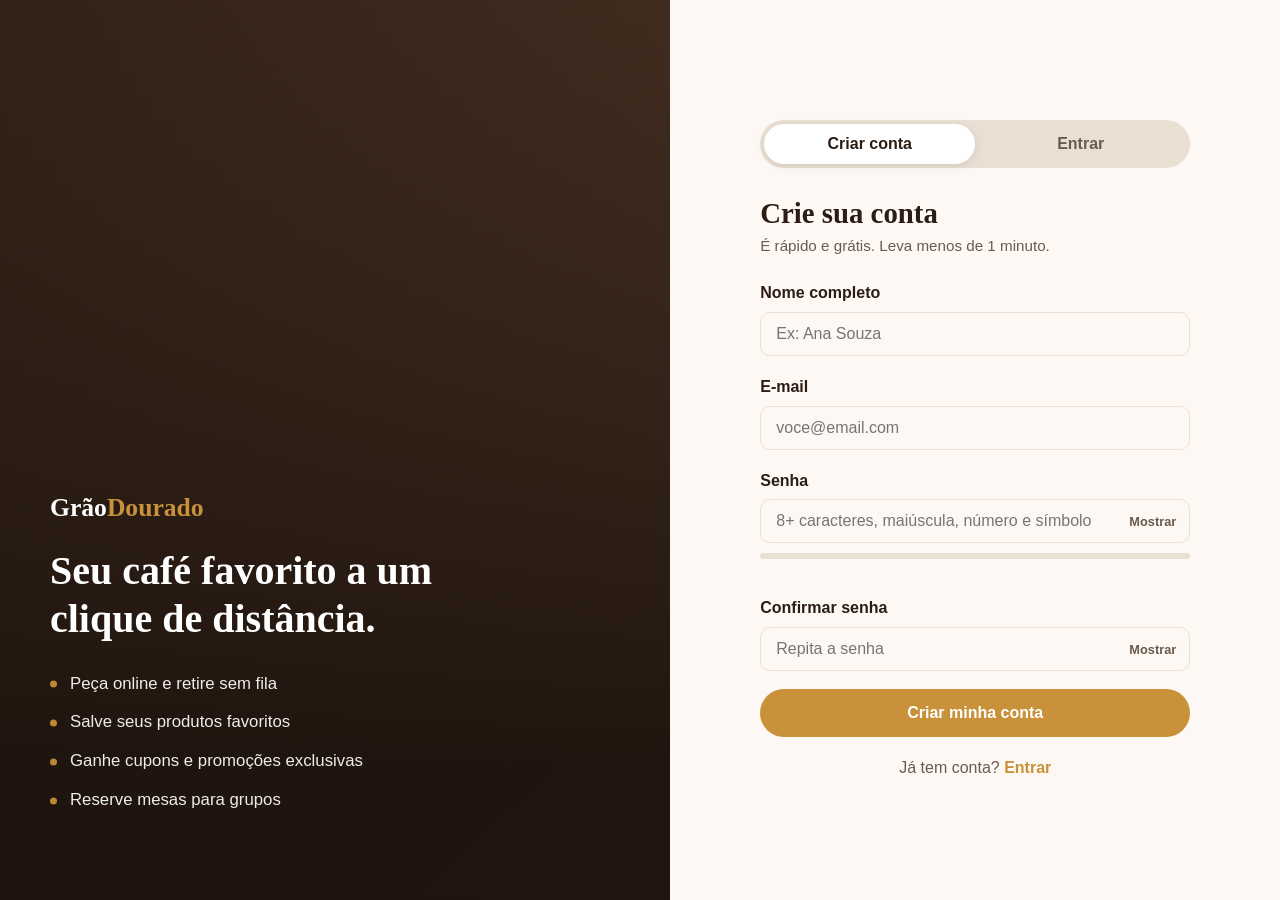
<file: index.html>
<!DOCTYPE html>
<html lang="pt-BR">
<head>
  <meta charset="UTF-8">
  <meta name="viewport" content="width=device-width, initial-scale=1.0">
  <meta name="description" content="Grão Dourado — cafeteria artesanal com cafés especiais, doces e salgados. Peça online e retire sem fila.">
  <meta name="author" content="Trabalho Final de Front-End">
  <title>Início | Grão Dourado</title>
  <link rel="icon" href="data:image/svg+xml,<svg xmlns='http://www.w3.org/2000/svg' viewBox='0 0 100 100'><circle cx='50' cy='50' r='48' fill='%236f4e37'/><text x='50' y='68' font-size='52' text-anchor='middle' fill='%23c8913a' font-family='Georgia'>G</text></svg>">
  <link rel="stylesheet" href="css/style.css">
  <link rel="stylesheet" href="css/componentes.css">
  <!-- auth.js roda ANTES da página aparecer: sem login, vai para o cadastro -->
  <script src="js/auth.js"></script>
</head>
<body>

  <!-- Tela de carregamento: some quando a página termina de carregar -->
  <div class="preloader" id="preloader" aria-hidden="true">
    <div class="preloader-anel"></div>
  </div>

  <!-- Link escondido para quem navega pelo teclado (acessibilidade) -->
  <a href="#conteudo" class="pular-conteudo">Pular para o conteúdo</a>

  <!-- ===== CABEÇALHO (igual em todas as páginas) ===== -->
  <header class="cabecalho">
    <div class="barra-progresso" id="barra-progresso"></div>
    <div class="container">
      <a href="index.html" class="logo" aria-label="Grão Dourado - página inicial">Grão<span>Dourado</span></a>

      <nav aria-label="Menu principal">
        <ul class="menu">
          <li><a href="index.html">Início</a></li>
          <li><a href="sobre.html">Sobre</a></li>
          <li><a href="cardapio.html">Cardápio</a></li>
          <li><a href="galeria.html">Galeria</a></li>
          <li><a href="contato.html">Contato</a></li>
        </ul>
      </nav>

      <div class="acoes-cabecalho">
        <button class="btn-icone" id="btn-carrinho" aria-label="Abrir carrinho"><svg viewBox="0 0 24 24" width="19" height="19" fill="none" stroke="currentColor" stroke-width="1.8" stroke-linecap="round" stroke-linejoin="round" aria-hidden="true"><path d="M3 4h2l2.4 11.2a1 1 0 0 0 1 .8h9.2a1 1 0 0 0 1-.8L20 8H6.2"/><circle cx="9.5" cy="20" r="1.3"/><circle cx="17" cy="20" r="1.3"/></svg><span class="contador-carrinho">0</span></button>
        <button class="btn-icone btn-menu-mobile" id="btn-menu" aria-label="Abrir menu" aria-expanded="false">☰</button>
      </div>
    </div>
  </header>

  <div id="conteudo"></div>

  <main>
    <!-- HERO -->
    <section class="hero" style="background-image: linear-gradient(100deg, rgba(43,29,20,.92) 30%, rgba(43,29,20,.55)), url('https://images.unsplash.com/photo-1554118811-1e0d58224f24?auto=format&fit=crop&w=1800&q=75')">
      <div class="container">
        <div class="hero-conteudo">
          <h1>O melhor café <span class="destaque">da cidade</span> te espera</h1>
          <p class="hero-texto"><span id="texto-digitado"></span><span class="cursor">&nbsp;</span></p>
          <div class="botoes">
            <a href="cardapio.html" class="btn btn-primario">Ver cardápio</a>
            <a href="sobre.html" class="btn btn-contorno">Nossa história</a>
          </div>
          <div class="hero-avaliacao">
            <span class="estrelas">★★★★★</span>
            <span><strong>4,9</strong> de média em mais de 2.000 avaliações</span>
          </div>
        </div>
        <div class="hero-visual">
          <div class="hero-foto"><img class="foto-real" src="https://images.unsplash.com/photo-1673568438355-6136a2034d4b?auto=format&fit=crop&w=700&q=75" alt="Cappuccino com latte art" loading="lazy" onerror="this.remove()"></div>
        </div>
      </div>
    </section>

  </main>

  <!-- ===== RODAPÉ (igual em todas as páginas) ===== -->
  <footer class="rodape">
    <div class="container">
      <p class="copyright">© <span id="ano-atual"></span> Grão Dourado · Site fictício desenvolvido como Trabalho Final de Front-End (HTML, CSS e JavaScript)</p>
    </div>
  </footer>

  <button class="voltar-topo" id="voltar-topo" aria-label="Voltar ao topo">↑</button>

  <!-- Scripts: dados.js primeiro, porque os outros usam os dados dele -->
  <script src="js/dados.js"></script>
  <script src="js/main.js"></script>
  <script src="js/inicio.js"></script>
</body>
</html>
</file>
<file: css/style.css>
/* =========================================================
   GRÃO DOURADO — Folha de estilo principal
   Organização:
   1. Variáveis (cores, fontes) e tema escuro
   2. Reset e estilos base
   3. Cabeçalho e menu
   4. Componentes (botões, cards, seções)
   5. Estilos específicos de cada página
   6. Rodapé
   7. Responsividade (media queries)
   ========================================================= */

/* ---------- 1. VARIÁVEIS ---------- */
:root {
  --cor-primaria: #6f4e37;     /* marrom café */
  --cor-secundaria: #c8913a;   /* dourado */
  --cor-fundo: #fdf8f3;
  --cor-superficie: #ffffff;
  --cor-texto: #2b1d14;
  --cor-texto-suave: #6b5a4e;
  --cor-borda: #eadfd3;
  --sombra: 0 6px 20px rgba(60, 35, 20, 0.10);
  --raio: 14px;
  --fonte-titulo: Georgia, "Times New Roman", serif;
  --fonte-texto: "Segoe UI", Roboto, Arial, sans-serif;
  --transicao: 0.3s ease;
}

/* Tema escuro: ativado pelo JS adicionando a classe "escuro" no <body> */
body.escuro {
  --cor-fundo: #1c1410;
  --cor-superficie: #2a1f19;
  --cor-texto: #f3e9df;
  --cor-texto-suave: #c4b3a5;
  --cor-borda: #3d2e25;
  --sombra: 0 6px 20px rgba(0, 0, 0, 0.4);
}

/* ---------- 2. RESET E BASE ---------- */
* { margin: 0; padding: 0; box-sizing: border-box; }

html { scroll-behavior: smooth; }

body {
  font-family: var(--fonte-texto);
  background: var(--cor-fundo);
  color: var(--cor-texto);
  line-height: 1.6;
  transition: background var(--transicao), color var(--transicao);
}

h1, h2, h3 { font-family: var(--fonte-titulo); line-height: 1.2; }
a { color: inherit; text-decoration: none; }
img { max-width: 100%; display: block; }

.container { width: min(1100px, 92%); margin: 0 auto; }

.secao { padding: 70px 0; }

.titulo-secao {
  text-align: center;
  font-size: 2.2rem;
  margin-bottom: 10px;
  color: var(--cor-primaria);
}
body.escuro .titulo-secao { color: var(--cor-secundaria); }

.subtitulo-secao {
  text-align: center;
  color: var(--cor-texto-suave);
  max-width: 600px;
  margin: 0 auto 45px;
}

/* ---------- 3. CABEÇALHO E MENU ---------- */
.cabecalho {
  position: sticky;
  top: 0;
  z-index: 100;
  background: var(--cor-superficie);
  border-bottom: 1px solid var(--cor-borda);
  transition: box-shadow var(--transicao), background var(--transicao);
}
/* Classe adicionada pelo JS quando o usuário rola a página */
.cabecalho.rolado { box-shadow: var(--sombra); }

.cabecalho .container {
  display: flex;
  align-items: center;
  justify-content: space-between;
  height: 70px;
}

.logo {
  font-family: var(--fonte-titulo);
  font-size: 1.5rem;
  font-weight: bold;
  color: var(--cor-primaria);
}
.logo span { color: var(--cor-secundaria); }
body.escuro .logo { color: var(--cor-texto); }

.menu { display: flex; gap: 28px; list-style: none; }

.menu a {
  position: relative;
  font-weight: 500;
  padding: 4px 0;
}
/* Linha animada embaixo do link */
.menu a::after {
  content: "";
  position: absolute;
  left: 0; bottom: -2px;
  width: 0; height: 2px;
  background: var(--cor-secundaria);
  transition: width var(--transicao);
}
.menu a:hover::after,
.menu a.ativo::after { width: 100%; }
.menu a.ativo { color: var(--cor-secundaria); }

.acoes-cabecalho { display: flex; align-items: center; gap: 12px; }

.btn-icone {
  background: none;
  border: 1px solid var(--cor-borda);
  color: var(--cor-texto);
  width: 40px; height: 40px;
  border-radius: 50%;
  cursor: pointer;
  font-size: 1.1rem;
  position: relative;
  transition: background var(--transicao);
}
.btn-icone:hover { background: var(--cor-borda); }

/* Bolinha com a quantidade de itens no carrinho */
.contador-carrinho {
  position: absolute;
  top: -5px; right: -5px;
  background: var(--cor-secundaria);
  color: #fff;
  font-size: 0.7rem;
  font-weight: bold;
  min-width: 20px; height: 20px;
  border-radius: 10px;
  display: flex; align-items: center; justify-content: center;
}

.btn-menu-mobile { display: none; }

/* ---------- 4. COMPONENTES ---------- */
.btn {
  display: inline-block;
  padding: 13px 30px;
  border-radius: 30px;
  font-weight: 600;
  border: 2px solid transparent;
  cursor: pointer;
  font-size: 1rem;
  transition: transform var(--transicao), background var(--transicao), color var(--transicao);
}
.btn:hover { transform: translateY(-3px); }

.btn-primario { background: var(--cor-secundaria); color: #fff; }
.btn-primario:hover { background: #b07c2c; }

.btn-contorno { border-color: #fff; color: #fff; }
.btn-contorno:hover { background: #fff; color: var(--cor-primaria); }

.card {
  background: var(--cor-superficie);
  border: 1px solid var(--cor-borda);
  border-radius: var(--raio);
  padding: 30px;
  box-shadow: var(--sombra);
  transition: transform var(--transicao);
}
.card:hover { transform: translateY(-6px); }

.grade-3 {
  display: grid;
  grid-template-columns: repeat(3, 1fr);
  gap: 28px;
}

.icone-grande { font-size: 2.6rem; margin-bottom: 14px; }

/* Banner do topo das páginas internas */
.banner-pagina {
  background: linear-gradient(135deg, var(--cor-primaria), #3e2a1e);
  color: #fff;
  text-align: center;
  padding: 80px 20px;
}
.banner-pagina h1 { font-size: 2.8rem; margin-bottom: 10px; }
.banner-pagina p { opacity: 0.85; }

/* Animação de surgimento ao rolar (controlada pelo JS) */
.revelar {
  opacity: 0;
  transform: translateY(40px);
  transition: opacity 0.7s ease, transform 0.7s ease;
}
.revelar.visivel { opacity: 1; transform: translateY(0); }

/* Notificação flutuante (toast) */
.toast {
  position: fixed;
  bottom: 30px; left: 50%;
  transform: translateX(-50%) translateY(120px);
  background: var(--cor-primaria);
  color: #fff;
  padding: 14px 28px;
  border-radius: 30px;
  box-shadow: var(--sombra);
  z-index: 500;
  transition: transform 0.4s ease;
}
.toast.mostrar { transform: translateX(-50%) translateY(0); }

/* Botão voltar ao topo */
.voltar-topo {
  position: fixed;
  right: 25px; bottom: 25px;
  width: 48px; height: 48px;
  border-radius: 50%;
  border: none;
  background: var(--cor-secundaria);
  color: #fff;
  font-size: 1.3rem;
  cursor: pointer;
  opacity: 0;
  pointer-events: none;
  transition: opacity var(--transicao);
  z-index: 90;
}
.voltar-topo.visivel { opacity: 1; pointer-events: auto; }

/* ---------- 5. PÁGINAS ---------- */

/* ===== INÍCIO ===== */
.hero {
  min-height: 85vh;
  display: flex;
  align-items: center;
  color: #fff;
  background:
    radial-gradient(circle at 80% 30%, rgba(200,145,58,0.45), transparent 50%),
    linear-gradient(135deg, #3e2a1e 0%, #6f4e37 60%, #8b6347 100%);
}
.hero-conteudo { max-width: 620px; }
.hero h1 { font-size: 3.4rem; margin-bottom: 20px; }
.hero h1 .destaque { color: var(--cor-secundaria); }
.hero p { font-size: 1.15rem; opacity: 0.9; margin-bottom: 32px; min-height: 1.8em; }
.hero .botoes { display: flex; gap: 15px; flex-wrap: wrap; }

/* Cursor piscando do efeito "máquina de escrever" */
.cursor { display: inline-block; width: 2px; background: #fff; animation: piscar 0.8s infinite; }
@keyframes piscar { 50% { opacity: 0; } }

.hero-xicara {
  font-size: 12rem;
  animation: flutuar 4s ease-in-out infinite;
  filter: drop-shadow(0 20px 30px rgba(0,0,0,0.35));
}
@keyframes flutuar { 50% { transform: translateY(-20px); } }

.hero .container {
  display: flex;
  align-items: center;
  justify-content: space-between;
  gap: 30px;
}

/* Contadores animados */
.numeros {
  background: var(--cor-secundaria);
  color: #fff;
  padding: 50px 0;
}
.numeros .container {
  display: grid;
  grid-template-columns: repeat(4, 1fr);
  text-align: center;
  gap: 20px;
}
.numero { font-size: 2.6rem; font-weight: bold; font-family: var(--fonte-titulo); }

/* Carrossel de depoimentos */
.carrossel {
  position: relative;
  max-width: 700px;
  margin: 0 auto;
  overflow: hidden;
}
.carrossel-trilho {
  display: flex;
  transition: transform 0.6s ease;
}
.depoimento {
  min-width: 100%;
  text-align: center;
  padding: 20px 50px;
}
.depoimento p { font-size: 1.2rem; font-style: italic; margin-bottom: 18px; }
.depoimento .autor { font-weight: bold; color: var(--cor-secundaria); }
.depoimento .estrelas { color: var(--cor-secundaria); margin-bottom: 10px; }

.carrossel-seta {
  position: absolute;
  top: 50%; transform: translateY(-50%);
  background: var(--cor-superficie);
  border: 1px solid var(--cor-borda);
  color: var(--cor-texto);
  width: 40px; height: 40px;
  border-radius: 50%;
  cursor: pointer;
  font-size: 1.2rem;
}
.carrossel-seta.anterior { left: 0; }
.carrossel-seta.proxima { right: 0; }

.carrossel-pontos { display: flex; justify-content: center; gap: 10px; margin-top: 20px; }
.ponto {
  width: 12px; height: 12px;
  border-radius: 50%;
  border: none;
  background: var(--cor-borda);
  cursor: pointer;
  transition: background var(--transicao), transform var(--transicao);
}
.ponto.ativo { background: var(--cor-secundaria); transform: scale(1.3); }

.chamada {
  text-align: center;
  background: linear-gradient(135deg, var(--cor-primaria), #3e2a1e);
  color: #fff;
  border-radius: var(--raio);
  padding: 60px 30px;
}
.chamada h2 { font-size: 2rem; margin-bottom: 15px; }
.chamada p { margin-bottom: 28px; opacity: 0.9; }

/* ===== SOBRE ===== */
.sobre-intro {
  display: grid;
  grid-template-columns: 1fr 1fr;
  gap: 50px;
  align-items: center;
}
.sobre-intro .ilustracao {
  font-size: 9rem;
  text-align: center;
  background: linear-gradient(135deg, #f3e2cc, #e0c29b);
  border-radius: var(--raio);
  padding: 40px;
}
.sobre-intro h2 { color: var(--cor-primaria); margin-bottom: 18px; font-size: 2rem; }
body.escuro .sobre-intro h2 { color: var(--cor-secundaria); }
.sobre-intro p { margin-bottom: 14px; color: var(--cor-texto-suave); }

/* Linha do tempo */
.linha-tempo {
  position: relative;
  max-width: 800px;
  margin: 0 auto;
}
.linha-tempo::before {
  content: "";
  position: absolute;
  left: 50%; top: 0; bottom: 0;
  width: 3px;
  background: var(--cor-secundaria);
  transform: translateX(-50%);
}
.evento {
  position: relative;
  width: 50%;
  padding: 0 40px 40px;
}
.evento:nth-child(odd) { left: 0; text-align: right; }
.evento:nth-child(even) { left: 50%; }
.evento::before {
  content: "";
  position: absolute;
  top: 5px;
  width: 18px; height: 18px;
  border-radius: 50%;
  background: var(--cor-secundaria);
  border: 4px solid var(--cor-fundo);
}
.evento:nth-child(odd)::before { right: -9px; }
.evento:nth-child(even)::before { left: -9px; }
.evento .ano { font-weight: bold; color: var(--cor-secundaria); font-size: 1.3rem; }

/* Equipe */
.membro { text-align: center; }
.membro .avatar {
  width: 110px; height: 110px;
  border-radius: 50%;
  margin: 0 auto 15px;
  display: flex; align-items: center; justify-content: center;
  font-size: 3.2rem;
  background: linear-gradient(135deg, #f3e2cc, #e0c29b);
}
.membro .cargo { color: var(--cor-secundaria); font-weight: 600; font-size: 0.9rem; }

/* Acordeão (FAQ) */
.acordeao { max-width: 750px; margin: 0 auto; }
.acordeao-item {
  border: 1px solid var(--cor-borda);
  border-radius: var(--raio);
  margin-bottom: 12px;
  background: var(--cor-superficie);
  overflow: hidden;
}
.acordeao-pergunta {
  width: 100%;
  background: none;
  border: none;
  padding: 20px 24px;
  font-size: 1.05rem;
  font-weight: 600;
  text-align: left;
  color: var(--cor-texto);
  cursor: pointer;
  display: flex;
  justify-content: space-between;
  align-items: center;
}
.acordeao-pergunta .sinal { transition: transform var(--transicao); font-size: 1.4rem; color: var(--cor-secundaria); }
.acordeao-item.aberto .sinal { transform: rotate(45deg); }
.acordeao-resposta {
  max-height: 0;
  overflow: hidden;
  transition: max-height 0.4s ease;
}
.acordeao-resposta p { padding: 0 24px 20px; color: var(--cor-texto-suave); }

/* ===== CARDÁPIO ===== */
.barra-filtros {
  display: flex;
  justify-content: space-between;
  align-items: center;
  gap: 20px;
  flex-wrap: wrap;
  margin-bottom: 35px;
}
.filtros { display: flex; gap: 10px; flex-wrap: wrap; }
.filtro {
  padding: 9px 20px;
  border-radius: 25px;
  border: 1px solid var(--cor-borda);
  background: var(--cor-superficie);
  color: var(--cor-texto);
  cursor: pointer;
  font-weight: 500;
  transition: all var(--transicao);
}
.filtro:hover, .filtro.ativo {
  background: var(--cor-secundaria);
  border-color: var(--cor-secundaria);
  color: #fff;
}
.campo-busca {
  padding: 11px 20px;
  border-radius: 25px;
  border: 1px solid var(--cor-borda);
  background: var(--cor-superficie);
  color: var(--cor-texto);
  font-size: 1rem;
  min-width: 260px;
}

.grade-produtos {
  display: grid;
  grid-template-columns: repeat(auto-fill, minmax(240px, 1fr));
  gap: 25px;
}
.produto { padding: 0; overflow: hidden; display: flex; flex-direction: column; }
.produto .imagem {
  height: 150px;
  display: flex; align-items: center; justify-content: center;
  font-size: 4.5rem;
  background: linear-gradient(135deg, #f3e2cc, #e0c29b);
}
.produto .info { padding: 20px; display: flex; flex-direction: column; flex: 1; }
.produto .categoria { font-size: 0.8rem; color: var(--cor-secundaria); text-transform: uppercase; font-weight: 700; letter-spacing: 1px; }
.produto h3 { margin: 6px 0; font-size: 1.2rem; }
.produto .descricao { color: var(--cor-texto-suave); font-size: 0.9rem; flex: 1; }
.produto .rodape-produto {
  display: flex; justify-content: space-between; align-items: center;
  margin-top: 16px;
}
.preco { font-size: 1.3rem; font-weight: bold; color: var(--cor-primaria); }
body.escuro .preco { color: var(--cor-secundaria); }
.btn-adicionar {
  background: var(--cor-primaria);
  color: #fff;
  border: none;
  padding: 9px 16px;
  border-radius: 20px;
  cursor: pointer;
  font-weight: 600;
}
.btn-adicionar:hover { background: var(--cor-secundaria); }

.sem-resultados { text-align: center; color: var(--cor-texto-suave); padding: 40px; display: none; }

/* Carrinho lateral */
.fundo-escuro {
  position: fixed; inset: 0;
  background: rgba(0,0,0,0.5);
  opacity: 0; pointer-events: none;
  transition: opacity var(--transicao);
  z-index: 200;
}
.fundo-escuro.ativo { opacity: 1; pointer-events: auto; }

.carrinho {
  position: fixed;
  top: 0; right: 0;
  width: min(380px, 100%);
  height: 100%;
  background: var(--cor-superficie);
  z-index: 300;
  transform: translateX(100%);
  transition: transform 0.4s ease;
  display: flex;
  flex-direction: column;
  box-shadow: -5px 0 25px rgba(0,0,0,0.2);
}
.carrinho.aberto { transform: translateX(0); }
.carrinho-topo {
  display: flex; justify-content: space-between; align-items: center;
  padding: 22px;
  border-bottom: 1px solid var(--cor-borda);
}
.carrinho-itens { flex: 1; overflow-y: auto; padding: 22px; }
.item-carrinho {
  display: flex; align-items: center; gap: 12px;
  padding: 12px 0;
  border-bottom: 1px solid var(--cor-borda);
}
.item-carrinho .emoji { font-size: 2rem; }
.item-carrinho .dados { flex: 1; }
.item-carrinho .dados small { color: var(--cor-texto-suave); }
.qtd { display: flex; align-items: center; gap: 8px; }
.qtd button {
  width: 28px; height: 28px;
  border-radius: 50%;
  border: 1px solid var(--cor-borda);
  background: none;
  color: var(--cor-texto);
  cursor: pointer;
}
.carrinho-vazio { text-align: center; color: var(--cor-texto-suave); margin-top: 40px; }
.carrinho-rodape { padding: 22px; border-top: 1px solid var(--cor-borda); }
.total { display: flex; justify-content: space-between; font-size: 1.2rem; font-weight: bold; margin-bottom: 15px; }
.carrinho-rodape .btn { width: 100%; }

/* ===== GALERIA ===== */
.grade-galeria {
  display: grid;
  grid-template-columns: repeat(4, 1fr);
  grid-auto-rows: 200px;
  gap: 16px;
}
.foto {
  border-radius: var(--raio);
  cursor: pointer;
  position: relative;
  overflow: hidden;
  display: flex; align-items: center; justify-content: center;
  font-size: 4.5rem;
  transition: transform var(--transicao);
}
.foto:hover { transform: scale(1.03); }
.foto.larga { grid-column: span 2; }
.foto.alta { grid-row: span 2; }
.foto .legenda {
  position: absolute;
  left: 0; right: 0; bottom: 0;
  padding: 12px;
  color: #fff;
  font-size: 0.95rem;
  background: linear-gradient(transparent, rgba(0,0,0,0.7));
  transform: translateY(100%);
  transition: transform var(--transicao);
}
.foto:hover .legenda { transform: translateY(0); }

/* Lightbox (imagem ampliada) */
.lightbox {
  position: fixed; inset: 0;
  background: rgba(0,0,0,0.9);
  display: flex; align-items: center; justify-content: center;
  z-index: 400;
  opacity: 0; pointer-events: none;
  transition: opacity var(--transicao);
}
.lightbox.ativo { opacity: 1; pointer-events: auto; }
.lightbox-conteudo {
  width: min(600px, 85vw);
  height: min(450px, 60vh);
  border-radius: var(--raio);
  display: flex; flex-direction: column; align-items: center; justify-content: center;
  font-size: 9rem;
  color: #fff;
}
.lightbox-conteudo p { font-size: 1.3rem; margin-top: 20px; }
.lightbox button {
  position: absolute;
  background: rgba(255,255,255,0.15);
  border: none;
  color: #fff;
  width: 50px; height: 50px;
  border-radius: 50%;
  font-size: 1.5rem;
  cursor: pointer;
}
.lightbox button:hover { background: rgba(255,255,255,0.3); }
.lightbox .fechar { top: 25px; right: 25px; }
.lightbox .ant { left: 25px; }
.lightbox .prox { right: 25px; }

/* ===== CONTATO ===== */
.contato-grade {
  display: grid;
  grid-template-columns: 1fr 1.4fr;
  gap: 40px;
}
.info-contato .item { display: flex; gap: 15px; margin-bottom: 25px; }
.info-contato .item .icone { font-size: 1.6rem; }
.info-contato h3 { margin-bottom: 4px; }
.info-contato p { color: var(--cor-texto-suave); }

.horario { margin-top: 10px; }
.horario li { display: flex; justify-content: space-between; padding: 6px 0; border-bottom: 1px dashed var(--cor-borda); list-style: none; }
.status-loja {
  display: inline-block;
  margin-top: 15px;
  padding: 6px 16px;
  border-radius: 20px;
  font-weight: 600;
  font-size: 0.9rem;
}
.status-loja.aberta { background: #d8f3dc; color: #1b5e20; }
.status-loja.fechada { background: #fde2e2; color: #8b1a1a; }

.formulario .grupo { margin-bottom: 18px; }
.formulario label { display: block; font-weight: 600; margin-bottom: 6px; }
.formulario input,
.formulario select,
.formulario textarea {
  width: 100%;
  padding: 12px 15px;
  border: 1px solid var(--cor-borda);
  border-radius: 10px;
  font-size: 1rem;
  font-family: inherit;
  background: var(--cor-fundo);
  color: var(--cor-texto);
  transition: border-color var(--transicao);
}
.formulario input:focus,
.formulario select:focus,
.formulario textarea:focus { outline: none; border-color: var(--cor-secundaria); }
.formulario textarea { resize: vertical; min-height: 120px; }

/* Estados de validação (classes colocadas pelo JS) */
.formulario .erro input,
.formulario .erro select,
.formulario .erro textarea { border-color: #d64545; }
.formulario .sucesso input,
.formulario .sucesso select,
.formulario .sucesso textarea { border-color: #2e9e5b; }
.mensagem-erro { color: #d64545; font-size: 0.85rem; margin-top: 5px; display: none; }
.erro .mensagem-erro { display: block; }

.contador-caracteres { text-align: right; font-size: 0.8rem; color: var(--cor-texto-suave); }

.duas-colunas { display: grid; grid-template-columns: 1fr 1fr; gap: 15px; }

.mapa {
  margin-top: 25px;
  height: 180px;
  border-radius: var(--raio);
  background:
    repeating-linear-gradient(0deg, transparent 0 28px, var(--cor-borda) 28px 30px),
    repeating-linear-gradient(90deg, transparent 0 28px, var(--cor-borda) 28px 30px),
    var(--cor-superficie);
  display: flex; align-items: center; justify-content: center;
  font-size: 2.5rem;
  border: 1px solid var(--cor-borda);
}

/* ---------- 6. RODAPÉ ---------- */
.rodape {
  background: #2b1d14;
  color: #d9c8b8;
  padding: 50px 0 20px;
  margin-top: 40px;
}
.rodape-grade {
  display: grid;
  grid-template-columns: 2fr 1fr 1fr;
  gap: 30px;
  margin-bottom: 30px;
}
.rodape h4 { color: #fff; margin-bottom: 12px; font-family: var(--fonte-titulo); }
.rodape ul { list-style: none; }
.rodape li { margin-bottom: 6px; }
.rodape a:hover { color: var(--cor-secundaria); }
.rodape .logo { color: #fff; }
.copyright { text-align: center; border-top: 1px solid #4a3528; padding-top: 20px; font-size: 0.9rem; }

/* ---------- 7. RESPONSIVIDADE ---------- */
@media (max-width: 900px) {
  .grade-3 { grid-template-columns: 1fr 1fr; }
  .numeros .container { grid-template-columns: 1fr 1fr; }
  .grade-galeria { grid-template-columns: repeat(2, 1fr); }
  .hero-xicara { font-size: 8rem; }
  .contato-grade, .sobre-intro { grid-template-columns: 1fr; }
}

@media (max-width: 700px) {
  /* Menu vira "hambúrguer" */
  .btn-menu-mobile { display: block; }
  .menu {
    position: absolute;
    top: 70px; left: 0; right: 0;
    flex-direction: column;
    gap: 0;
    background: var(--cor-superficie);
    border-bottom: 1px solid var(--cor-borda);
    max-height: 0;
    overflow: hidden;
    transition: max-height 0.4s ease;
  }
  .menu.aberto { max-height: 400px; }
  .menu li { text-align: center; padding: 14px; border-top: 1px solid var(--cor-borda); }

  .hero h1 { font-size: 2.4rem; }
  .hero .container { flex-direction: column-reverse; text-align: center; padding: 40px 0; }
  .hero .botoes { justify-content: center; }
  .hero-xicara { font-size: 6rem; }
  .grade-3, .rodape-grade, .duas-colunas { grid-template-columns: 1fr; }
  .grade-galeria { grid-auto-rows: 150px; }
  .foto.larga { grid-column: span 1; }
  .campo-busca { min-width: 100%; }

  /* Linha do tempo vira uma coluna só */
  .linha-tempo::before { left: 10px; }
  .evento, .evento:nth-child(odd), .evento:nth-child(even) { width: 100%; left: 0; text-align: left; padding-left: 40px; padding-right: 0; }
  .evento:nth-child(odd)::before, .evento:nth-child(even)::before { left: 2px; right: auto; }
}
</file>
<file: css/componentes.css>
/* =========================================================
   GRÃO DOURADO — Componentes extras
   Complementa o style.css com os componentes mais
   elaborados (modal, abas, carrinho completo, preloader...).
   ========================================================= */

/* ---------- UTILITÁRIOS ---------- */
.centro { text-align: center; margin-top: 40px; }
.largura-total { width: 100%; }
.texto-suave { color: var(--cor-texto-suave); font-size: 0.95rem; }
body.sem-rolagem { overflow: hidden; }

.sobretitulo {
  display: block;
  text-align: center;
  text-transform: uppercase;
  letter-spacing: 3px;
  font-size: 0.8rem;
  font-weight: 700;
  color: var(--cor-secundaria);
  margin-bottom: 8px;
}
.sobretitulo.esquerda { text-align: left; }

.secao-alternada { background: var(--cor-superficie); border-block: 1px solid var(--cor-borda); }

.grade-4 { display: grid; grid-template-columns: repeat(4, 1fr); gap: 24px; }

.btn-pequeno { padding: 9px 20px; font-size: 0.9rem; }
.btn-escuro { background: var(--cor-primaria); color: #fff; }
.btn-escuro:hover { background: var(--cor-secundaria); }
.btn:disabled { opacity: 0.7; cursor: wait; transform: none; }

.link-limpar {
  background: none;
  border: none;
  color: var(--cor-texto-suave);
  text-decoration: underline;
  cursor: pointer;
  font-size: 0.9rem;
}
.link-limpar:hover { color: #d64545; }

/* ---------- ACESSIBILIDADE: link "pular para o conteúdo" ---------- */
.pular-conteudo {
  position: absolute;
  left: -9999px;
  top: 10px;
  background: var(--cor-secundaria);
  color: #fff;
  padding: 10px 18px;
  border-radius: 8px;
  z-index: 1000;
}
.pular-conteudo:focus { left: 10px; }

/* Contorno visível ao navegar pelo teclado */
:focus-visible { outline: 3px solid var(--cor-secundaria); outline-offset: 2px; }

/* ---------- PRELOADER ---------- */
.preloader {
  position: fixed;
  inset: 0;
  background: var(--cor-fundo);
  z-index: 2000;
  display: flex;
  flex-direction: column;
  align-items: center;
  justify-content: center;
  gap: 10px;
  color: var(--cor-texto-suave);
  transition: opacity 0.5s ease, visibility 0.5s;
}
.preloader.escondido { opacity: 0; visibility: hidden; }
.preloader-xicara { font-size: 4rem; animation: balancar 1s ease-in-out infinite; }
@keyframes balancar { 0%, 100% { transform: rotate(-10deg); } 50% { transform: rotate(10deg); } }

/* ---------- BARRA DE PROGRESSO DE LEITURA ---------- */
.barra-progresso {
  position: absolute;
  top: 0; left: 0;
  height: 3px;
  width: 0;
  background: linear-gradient(90deg, var(--cor-secundaria), #e8b86b);
  transition: width 0.1s linear;
}

/* ---------- CONTADOR DO CARRINHO (pulo) ---------- */
.contador-carrinho.pular { animation: pular 0.4s ease; }
@keyframes pular { 50% { transform: scale(1.4); } }

/* ---------- TOAST: variações ---------- */
.toast.sucesso { background: #2e7d4f; }
.toast.erro { background: #b23b3b; }

/* ---------- AVISO DE COOKIES ---------- */
.aviso-cookies {
  position: fixed;
  left: 20px; bottom: 20px;
  max-width: 380px;
  background: var(--cor-superficie);
  border: 1px solid var(--cor-borda);
  border-radius: var(--raio);
  box-shadow: var(--sombra);
  padding: 18px 20px;
  z-index: 150;
  display: flex;
  flex-direction: column;
  gap: 12px;
  transform: translateY(150%);
  transition: transform 0.4s ease;
}
.aviso-cookies.mostrar { transform: translateY(0); }
.aviso-cookies p { font-size: 0.9rem; }
.aviso-cookies .btn { align-self: flex-start; }

/* ---------- MIGALHA DE PÃO (trilha) ---------- */
.trilha { font-size: 0.9rem; opacity: 0.8; margin-bottom: 14px; }
.trilha a { text-decoration: underline; }

/* ---------- HERO (complementos) ---------- */
.hero-etiqueta {
  display: inline-block;
  background: rgba(255,255,255,0.12);
  border: 1px solid rgba(255,255,255,0.25);
  padding: 6px 16px;
  border-radius: 20px;
  font-size: 0.85rem;
  margin-bottom: 20px;
}
.hero-avaliacao { margin-top: 30px; display: flex; gap: 10px; align-items: center; font-size: 0.95rem; opacity: 0.9; flex-wrap: wrap; }
.hero-avaliacao .estrelas { color: var(--cor-secundaria); font-size: 1.2rem; }
.hero-visual { position: relative; }
.bolha {
  position: absolute;
  background: #fff;
  color: var(--cor-primaria);
  padding: 10px 16px;
  border-radius: 30px;
  font-weight: 600;
  font-size: 0.9rem;
  box-shadow: 0 10px 25px rgba(0,0,0,0.2);
  white-space: nowrap;
  animation: flutuar 5s ease-in-out infinite;
}
.bolha-1 { top: 10%; left: -40px; }
.bolha-2 { bottom: 10%; right: -20px; animation-delay: 1.5s; }

/* ---------- FAIXA DE PROMOÇÃO + CONTAGEM REGRESSIVA ---------- */
.faixa-promo { background: #2b1d14; color: #f3e9df; padding: 18px 0; }
.faixa-promo .container { display: flex; justify-content: space-between; align-items: center; gap: 20px; flex-wrap: wrap; }
.cupom-destaque {
  background: var(--cor-secundaria);
  color: #fff;
  padding: 2px 10px;
  border-radius: 6px;
  font-weight: 700;
  letter-spacing: 1px;
}
.contagem { display: flex; gap: 10px; }
.contagem div {
  background: rgba(255,255,255,0.08);
  border-radius: 10px;
  padding: 6px 12px;
  text-align: center;
  min-width: 58px;
}
.contagem span { display: block; font-size: 1.4rem; font-weight: 700; font-family: var(--fonte-titulo); color: var(--cor-secundaria); }
.contagem small { font-size: 0.7rem; text-transform: uppercase; opacity: 0.7; }

/* ---------- COMO FUNCIONA (passos) ---------- */
.passos { display: grid; grid-template-columns: repeat(3, 1fr); gap: 30px; position: relative; }
.passos::before {
  content: "";
  position: absolute;
  top: 32px; left: 16%; right: 16%;
  border-top: 2px dashed var(--cor-secundaria);
  opacity: 0.5;
}
.passo { text-align: center; position: relative; }
.passo-numero {
  width: 64px; height: 64px;
  margin: 0 auto 18px;
  border-radius: 50%;
  background: var(--cor-secundaria);
  color: #fff;
  font-size: 1.6rem;
  font-weight: bold;
  display: flex; align-items: center; justify-content: center;
  box-shadow: 0 0 0 8px var(--cor-superficie);
}
.passo p { color: var(--cor-texto-suave); }

/* ---------- PRODUTOS (complementos) ---------- */
.produto .imagem { position: relative; }
.selo {
  position: absolute;
  top: 12px; left: 12px;
  font-size: 0.72rem;
  font-weight: 700;
  padding: 4px 10px;
  border-radius: 20px;
  color: #fff;
}
.selo-popular { background: #d9480f; }
.selo-novo { background: #5f3dc4; }
.selo-vegano { background: #2b8a3e; }

.btn-favorito {
  position: absolute;
  top: 10px; right: 10px;
  width: 38px; height: 38px;
  border-radius: 50%;
  border: none;
  background: rgba(255,255,255,0.9);
  font-size: 1.1rem;
  cursor: pointer;
  transition: transform 0.2s;
}
.btn-favorito:hover { transform: scale(1.15); }
.btn-favorito.ativo { animation: pular 0.4s ease; }

.avaliacao { font-size: 0.85rem; color: var(--cor-texto-suave); margin-bottom: 6px; }
.avaliacao .estrelas, .estrelas { color: var(--cor-secundaria); letter-spacing: 1px; }
.preco small { font-size: 0.7rem; font-weight: normal; color: var(--cor-texto-suave); display: block; }

/* ---------- CARDÁPIO: controles ---------- */
.painel-controles { padding: 20px; margin-bottom: 20px; display: flex; flex-direction: column; gap: 16px; }
.painel-controles:hover { transform: none; }
.controles-linha { display: flex; gap: 14px; align-items: center; flex-wrap: wrap; }
.controles-linha .campo-busca { flex: 1; min-width: 200px; }
.campo-select, .campo-texto {
  padding: 11px 16px;
  border-radius: 25px;
  border: 1px solid var(--cor-borda);
  background: var(--cor-superficie);
  color: var(--cor-texto);
  font-size: 0.95rem;
  font-family: inherit;
}
.campo-texto { border-radius: 10px; width: 100%; margin: 6px 0 18px; background: var(--cor-fundo); }

/* Interruptor (toggle) feito só com CSS */
.interruptor { display: flex; align-items: center; gap: 10px; cursor: pointer; font-weight: 500; user-select: none; }
/* Esconde o checkbox original sem tirar ele do teclado (acessibilidade) */
.interruptor { position: relative; }
.interruptor input { position: absolute; opacity: 0; width: 1px; height: 1px; }
.interruptor input:focus-visible + .interruptor-trilho { outline: 3px solid var(--cor-secundaria); outline-offset: 2px; }
.interruptor-trilho {
  width: 46px; height: 26px;
  background: var(--cor-borda);
  border-radius: 13px;
  position: relative;
  transition: background var(--transicao);
}
.interruptor-trilho::after {
  content: "";
  position: absolute;
  top: 3px; left: 3px;
  width: 20px; height: 20px;
  border-radius: 50%;
  background: #fff;
  box-shadow: 0 1px 3px rgba(0,0,0,0.3);
  transition: transform var(--transicao);
}
.interruptor input:checked + .interruptor-trilho { background: var(--cor-secundaria); }
.interruptor input:checked + .interruptor-trilho::after { transform: translateX(20px); }

.qtd-resultados { color: var(--cor-texto-suave); font-size: 0.9rem; margin-bottom: 18px; }
.legenda-selos { display: flex; gap: 10px; flex-wrap: wrap; align-items: center; margin-top: 35px; font-size: 0.85rem; color: var(--cor-texto-suave); }
.legenda-selos .selo { position: static; }

/* ---------- MODAL (janela por cima da página) ---------- */
.modal {
  position: fixed;
  inset: 0;
  background: rgba(20, 12, 8, 0.65);
  display: flex;
  align-items: center;
  justify-content: center;
  padding: 20px;
  z-index: 600;
  opacity: 0;
  pointer-events: none;
  transition: opacity var(--transicao);
}
.modal.ativo { opacity: 1; pointer-events: auto; }
.modal-caixa {
  background: var(--cor-superficie);
  border-radius: 20px;
  max-width: 820px;
  width: 100%;
  max-height: 90vh;
  overflow-y: auto;
  position: relative;
  transform: scale(0.9);
  transition: transform var(--transicao);
}
.modal.ativo .modal-caixa { transform: scale(1); }
.modal-fechar { position: absolute; top: 14px; right: 14px; z-index: 2; background: var(--cor-superficie); }
.modal-grade { display: grid; grid-template-columns: 1fr 1.3fr; }
.modal-imagem {
  background: linear-gradient(135deg, #f3e2cc, #e0c29b);
  display: flex; align-items: center; justify-content: center;
  font-size: 8rem;
  min-height: 300px;
}
.modal-info { padding: 32px; }
.modal-info h2 { margin: 4px 0 8px; font-size: 1.9rem; }
.modal-info > p { color: var(--cor-texto-suave); margin-bottom: 18px; }
.modal-info .categoria { font-size: 0.8rem; color: var(--cor-secundaria); text-transform: uppercase; font-weight: 700; letter-spacing: 1px; }
.modal-detalhes {
  display: grid;
  grid-template-columns: 1.5fr 1fr;
  gap: 15px;
  background: var(--cor-fundo);
  border-radius: 12px;
  padding: 15px;
  margin-bottom: 18px;
  font-size: 0.9rem;
}
.modal-detalhes ul { padding-left: 18px; margin-top: 4px; color: var(--cor-texto-suave); }
.modal-detalhes p { color: var(--cor-texto-suave); margin-top: 4px; }

.opcoes-tamanho { display: flex; gap: 10px; margin: 8px 0 18px; }
.opcoes-tamanho label { flex: 1; }
.opcoes-tamanho input { display: none; }
.opcoes-tamanho span {
  display: flex; flex-direction: column; align-items: center;
  padding: 10px;
  border: 2px solid var(--cor-borda);
  border-radius: 12px;
  cursor: pointer;
  font-weight: 700;
  font-size: 1.1rem;
  transition: all var(--transicao);
}
.opcoes-tamanho small { font-weight: normal; font-size: 0.75rem; color: var(--cor-texto-suave); }
.opcoes-tamanho input:checked + span { border-color: var(--cor-secundaria); background: rgba(200,145,58,0.12); }

.modal-acoes { display: flex; gap: 15px; align-items: center; }
.modal-acoes .btn { flex: 1; }
.qtd-grande button { width: 38px; height: 38px; font-size: 1.2rem; }
.qtd-grande span { min-width: 24px; text-align: center; font-weight: 700; font-size: 1.1rem; }

.modal-pequeno { max-width: 420px; padding: 40px 30px; text-align: center; }
.modal-pequeno p { margin-bottom: 10px; color: var(--cor-texto-suave); }
.modal-pequeno .btn { margin-top: 12px; }
.icone-sucesso {
  width: 76px; height: 76px;
  margin: 0 auto 16px;
  border-radius: 50%;
  background: #2e7d4f;
  color: #fff;
  font-size: 2.4rem;
  display: flex; align-items: center; justify-content: center;
  animation: pular 0.6s ease;
}

/* ---------- CARRINHO (complementos) ---------- */
.tag-tamanho {
  font-size: 0.7rem;
  background: var(--cor-secundaria);
  color: #fff;
  border-radius: 4px;
  padding: 1px 6px;
  font-weight: 700;
}
.item-carrinho .obs { display: block; font-style: italic; }
.carrinho-vazio .btn { margin-top: 16px; }
.opcoes-entrega { display: flex; flex-direction: column; gap: 6px; margin-bottom: 14px; font-size: 0.92rem; }
.opcoes-entrega label { cursor: pointer; }
.cupom { display: flex; gap: 8px; }
.cupom input {
  flex: 1;
  padding: 9px 14px;
  border-radius: 20px;
  border: 1px solid var(--cor-borda);
  background: var(--cor-fundo);
  color: var(--cor-texto);
  text-transform: uppercase;
}
.dica-cupom { font-size: 0.78rem; color: var(--cor-texto-suave); margin: 6px 0 14px; }
.linha-valor { display: flex; justify-content: space-between; font-size: 0.95rem; margin-bottom: 6px; color: var(--cor-texto-suave); }
.linha-valor.desconto { color: #2e7d4f; font-weight: 600; }
.carrinho-rodape .total { margin-top: 10px; padding-top: 10px; border-top: 1px dashed var(--cor-borda); }
.carrinho-rodape .link-limpar { display: block; margin: 10px auto 0; }

/* ---------- DEPOIMENTOS / NEWSLETTER ---------- */
.depoimento-avatar {
  width: 70px; height: 70px;
  margin: 0 auto 10px;
  border-radius: 50%;
  background: linear-gradient(135deg, #f3e2cc, #e0c29b);
  font-size: 2.2rem;
  display: flex; align-items: center; justify-content: center;
}
.depoimento small { display: block; color: var(--cor-texto-suave); font-size: 0.85rem; }

.form-newsletter { display: flex; gap: 10px; max-width: 520px; margin: 0 auto; flex-wrap: wrap; }
.form-newsletter input {
  flex: 1;
  min-width: 220px;
  padding: 13px 20px;
  border-radius: 30px;
  border: none;
  font-size: 1rem;
}
.aviso-privacidade { display: block; margin-top: 14px; opacity: 0.7; }
.sucesso-newsletter { background: rgba(255,255,255,0.12); padding: 16px; border-radius: 12px; }

/* ---------- SOBRE ---------- */
.sobre-intro .ilustracao { position: relative; }
.selo-anos {
  position: absolute;
  bottom: -20px; right: -20px;
  width: 100px; height: 100px;
  border-radius: 50%;
  background: var(--cor-secundaria);
  color: #fff;
  font-size: 2rem;
  font-weight: bold;
  line-height: 1;
  display: flex; align-items: center; justify-content: center;
  text-align: center;
  box-shadow: var(--sombra);
}
.selo-anos small { font-size: 0.85rem; }
.lista-check { list-style: none; margin-top: 10px; }
.lista-check li { padding: 6px 0 6px 32px; position: relative; }
.lista-check li::before {
  content: "✓";
  position: absolute;
  left: 0; top: 6px;
  width: 22px; height: 22px;
  border-radius: 50%;
  background: var(--cor-secundaria);
  color: #fff;
  font-size: 0.8rem;
  display: flex; align-items: center; justify-content: center;
}

/* Abas */
.abas { max-width: 800px; margin: 0 auto; }
.aba-botoes { display: flex; gap: 8px; justify-content: center; margin-bottom: 24px; flex-wrap: wrap; }
.aba-botao {
  padding: 12px 26px;
  border-radius: 30px;
  border: 1px solid var(--cor-borda);
  background: var(--cor-fundo);
  color: var(--cor-texto);
  font-weight: 600;
  font-size: 1rem;
  cursor: pointer;
  transition: all var(--transicao);
}
.aba-botao.ativo { background: var(--cor-primaria); border-color: var(--cor-primaria); color: #fff; }
.aba-painel {
  display: none;
  background: var(--cor-fundo);
  border-radius: var(--raio);
  padding: 32px;
  text-align: center;
  animation: aparecer 0.4s ease;
}
.aba-painel.ativo { display: block; }
.aba-painel h3 { margin-bottom: 12px; font-size: 1.5rem; }
.aba-painel p { color: var(--cor-texto-suave); }
@keyframes aparecer { from { opacity: 0; transform: translateY(10px); } }
.grade-valores { display: grid; grid-template-columns: repeat(2, 1fr); gap: 16px; text-align: left; }
.grade-valores div { background: var(--cor-superficie); padding: 16px; border-radius: 12px; }

/* Barras de origem */
.origem { display: grid; grid-template-columns: 1fr 1fr; gap: 50px; align-items: center; }
.origem h2 { font-size: 2rem; color: var(--cor-primaria); margin-bottom: 14px; }
body.escuro .origem h2 { color: var(--cor-secundaria); }
.origem p { margin-bottom: 12px; }
.grafico-barras:hover { transform: none; }
.barra-item { margin-bottom: 20px; }
.barra-item:last-child { margin-bottom: 0; }
.barra-rotulo { display: flex; justify-content: space-between; margin-bottom: 6px; font-size: 0.95rem; }
.barra-fundo { height: 12px; background: var(--cor-borda); border-radius: 6px; overflow: hidden; }
.barra-preenchida {
  height: 100%;
  width: 0;
  background: linear-gradient(90deg, var(--cor-primaria), var(--cor-secundaria));
  border-radius: 6px;
  transition: width 1.5s ease;
}

/* Cards que viram (efeito 3D) */
.card-virar { perspective: 1000px; height: 330px; }
.card-virar-interno {
  position: relative;
  width: 100%; height: 100%;
  transition: transform 0.7s;
  transform-style: preserve-3d;
}
.card-virar:hover .card-virar-interno,
.card-virar:focus .card-virar-interno { transform: rotateY(180deg); }
.card-frente, .card-verso {
  position: absolute;
  inset: 0;
  backface-visibility: hidden;
  border-radius: var(--raio);
}
.card-frente:hover { transform: none; }
.card-verso {
  transform: rotateY(180deg);
  background: linear-gradient(135deg, var(--cor-primaria), var(--cor-secundaria));
  color: #fff;
  display: flex; align-items: center; justify-content: center;
  padding: 30px;
  text-align: center;
}
.curiosidade { font-size: 1.15rem; font-weight: 600; }

#faq-vazio a { color: var(--cor-secundaria); text-decoration: underline; }
.acordeao .campo-busca { margin-bottom: 18px; }

/* ---------- GALERIA (complementos) ---------- */
button.foto { border: none; color: inherit; font-family: inherit; }
.grade-galeria { transition: opacity 0.25s ease, transform 0.25s ease; }
.grade-galeria.trocando { opacity: 0; transform: scale(0.98); }
.barra-filtros .qtd-resultados { margin: 0; }
.lightbox-emoji { font-size: 9rem; line-height: 1; }
.lightbox-contador {
  position: absolute;
  top: 35px; left: 50%;
  transform: translateX(-50%);
  color: #fff;
  font-weight: 600;
  background: rgba(255,255,255,0.15);
  padding: 6px 16px;
  border-radius: 20px;
}
.lightbox-dica { position: absolute; bottom: 25px; color: rgba(255,255,255,0.6); font-size: 0.85rem; text-align: center; padding: 0 20px; }

.agenda { margin-top: 80px; }
.evento-card { display: flex; gap: 18px; align-items: center; }
.data-evento {
  flex-shrink: 0;
  width: 80px; height: 80px;
  border-radius: 14px;
  background: var(--cor-secundaria);
  color: #fff;
  display: flex; flex-direction: column; align-items: center; justify-content: center;
  text-align: center;
  line-height: 1.1;
}
.data-evento strong { font-size: 1.4rem; }
.data-evento span { font-size: 0.7rem; }
.evento-card p { color: var(--cor-texto-suave); font-size: 0.92rem; }

/* ---------- CONTATO (complementos) ---------- */
.horario li.hoje { font-weight: 700; color: var(--cor-secundaria); }
.status-loja.fechando { background: #fff3bf; color: #7a5b00; }

.mapa { flex-direction: column; gap: 2px; font-size: 1rem; }
.mapa-pino { font-size: 2.6rem; animation: flutuar 2s ease-in-out infinite; }
.mapa p { font-weight: 600; }
.mapa small { color: var(--cor-texto-suave); }

.formulario h2 { margin-bottom: 4px; }
.formulario > .texto-suave { margin-bottom: 20px; }
.obrigatorio { color: #d64545; }

.campos-reserva {
  border: 1px dashed var(--cor-secundaria);
  border-radius: 12px;
  padding: 0 16px;
  margin-bottom: 0;
  max-height: 0;
  overflow: hidden;
  opacity: 0;
  border-width: 0;
  transition: all 0.4s ease;
}
.campos-reserva.visivel { max-height: 300px; opacity: 1; padding: 14px 16px 0; margin-bottom: 18px; border-width: 1px; }
.campos-reserva legend { font-weight: 700; padding: 0 6px; }
.tres-colunas { display: grid; grid-template-columns: 1.4fr 1fr 1fr; gap: 12px; }

.grupo-radio { display: flex; flex-wrap: wrap; gap: 8px 20px; margin-bottom: 18px; align-items: center; }
.grupo-radio .rotulo { font-weight: 600; width: 100%; }
.grupo-radio label { cursor: pointer; display: flex; align-items: center; gap: 6px; }
.formulario input[type=radio],
.formulario input[type=checkbox] { width: auto; accent-color: var(--cor-secundaria); }
.grupo-check label { display: flex; gap: 10px; align-items: flex-start; font-weight: normal; font-size: 0.92rem; cursor: pointer; }
.grupo-check input { margin-top: 4px; }

.contador-caracteres.quase-cheio { color: #d64545; font-weight: 700; }

/* Bolinha girando do botão "Enviando..." */
.spinner {
  display: inline-block;
  width: 16px; height: 16px;
  border: 2px solid rgba(255,255,255,0.4);
  border-top-color: #fff;
  border-radius: 50%;
  animation: girar 0.7s linear infinite;
  vertical-align: middle;
  margin-right: 6px;
}
@keyframes girar { to { transform: rotate(360deg); } }

.historico { margin-top: 70px; display: none; }
.lista-historico { display: grid; grid-template-columns: repeat(auto-fill, minmax(300px, 1fr)); gap: 20px; }
.mensagem-enviada { padding: 22px; }
.mensagem-enviada:hover { transform: none; }
.mensagem-topo, .mensagem-rodape { display: flex; justify-content: space-between; align-items: center; }
.mensagem-topo small, .mensagem-rodape small { color: var(--cor-texto-suave); }
.mensagem-enviada > p { margin: 12px 0; }
.tag-assunto { background: var(--cor-secundaria); color: #fff; padding: 3px 12px; border-radius: 12px; font-size: 0.8rem; font-weight: 600; }
.info-reserva { font-size: 0.9rem; background: var(--cor-fundo); padding: 8px 12px; border-radius: 8px; }

/* ---------- RODAPÉ (complementos) ---------- */
.rodape-grade { grid-template-columns: 2fr 1fr 1fr 1.4fr; }
.rodape-texto { margin: 12px 0 16px; font-size: 0.92rem; }
.redes { display: flex; gap: 10px; }
.redes a {
  width: 40px; height: 40px;
  border-radius: 50%;
  background: rgba(255,255,255,0.08);
  display: flex; align-items: center; justify-content: center;
  transition: background var(--transicao), transform var(--transicao);
}
.redes a:hover { background: var(--cor-secundaria); transform: translateY(-3px); }

/* ---------- RESPONSIVIDADE ---------- */
@media (max-width: 1000px) {
  .grade-4 { grid-template-columns: repeat(2, 1fr); }
  .rodape-grade { grid-template-columns: 1fr 1fr; }
}

@media (max-width: 900px) {
  .origem { grid-template-columns: 1fr; }
  .modal-grade { grid-template-columns: 1fr; }
  .modal-imagem { min-height: 180px; font-size: 6rem; }
  .bolha { display: none; }
}

@media (max-width: 700px) {
  .grade-4, .passos, .grade-valores, .rodape-grade, .tres-colunas { grid-template-columns: 1fr; }
  .passos::before { display: none; }
  .faixa-promo .container { flex-direction: column; text-align: center; }
  .modal-info { padding: 22px; }
  .modal-detalhes { grid-template-columns: 1fr; }
  .controles-linha .campo-select { flex: 1; }
  .selo-anos { width: 80px; height: 80px; font-size: 1.6rem; right: -6px; }
  .aviso-cookies { left: 10px; right: 10px; max-width: none; }
  .lightbox .ant, .lightbox .prox { bottom: 70px; top: auto; }
  .lightbox-dica { display: none; }
}

/* Respeita quem prefere menos animação (configuração do sistema) */
@media (prefers-reduced-motion: reduce) {
  *, *::before, *::after { animation-duration: 0.01ms !important; transition-duration: 0.01ms !important; }
}

/* =========================================================
   FOTOS REAIS
   Toda foto fica por cima do emoji (position: absolute).
   Se ela não carregar, o JS/HTML remove a <img> e o emoji
   que estava atrás aparece como "plano B".
   ========================================================= */
.foto-real {
  position: absolute;
  inset: 0;
  width: 100%;
  height: 100%;
  object-fit: cover;          /* preenche o espaço sem distorcer */
  transition: transform 0.6s ease;
}

/* Containers que recebem foto precisam ser "relative" e cortar o excesso */
.produto .imagem, .modal-imagem, .card-imagem, .depoimento-avatar, .membro .avatar,
.sobre-intro .ilustracao, .hero-foto, .foto, .miniatura, .evento-foto, .lightbox-imagem {
  position: relative;
  overflow: hidden;
}

/* Zoom suave na foto ao passar o mouse */
.produto:hover .imagem .foto-real,
.card-foto:hover .foto-real,
.foto:hover .foto-real { transform: scale(1.08); }

.produto .imagem { height: 180px; }
.produto .selo, .produto .btn-favorito { z-index: 2; }

/* Banner das páginas internas com foto de fundo */
.banner-pagina { background-size: cover; background-position: center; }

/* HERO com foto */
.hero { background-size: cover; background-position: center; }
.hero-foto {
  width: 340px; height: 340px;
  border-radius: 50%;
  border: 8px solid rgba(255,255,255,0.15);
  box-shadow: 0 25px 50px rgba(0,0,0,0.45);
  display: flex; align-items: center; justify-content: center;
  font-size: 8rem;
  background: #6f4e37;
  animation: flutuar 5s ease-in-out infinite;
  flex-shrink: 0;
}
.bolha { z-index: 2; }

/* Cards de diferenciais com foto no topo */
.card-foto { padding: 0; overflow: hidden; }
.card-foto h3, .card-foto p { padding: 0 22px; }
.card-foto h3 { margin-top: 18px; }
.card-foto p { padding-bottom: 22px; color: var(--cor-texto-suave); }
.card-imagem {
  height: 160px;
  display: flex; align-items: center; justify-content: center;
  font-size: 3rem;
  background: linear-gradient(135deg, #f3e2cc, #e0c29b);
}

/* Pessoas (equipe e depoimentos) */
.depoimento-avatar, .membro .avatar { border: 3px solid var(--cor-secundaria); }
.depoimento-avatar { width: 80px; height: 80px; }

/* Sobre: foto grande */
.sobre-intro .ilustracao { min-height: 380px; padding: 0; display: flex; align-items: center; justify-content: center; overflow: visible; }
.sobre-intro .ilustracao .foto-real { border-radius: var(--raio); }
.selo-anos { z-index: 2; }

/* Galeria */
.foto { background: linear-gradient(135deg, #6f4e37, #c8913a); }
.foto .legenda { z-index: 2; }
.lightbox-conteudo { background: none !important; width: min(1000px, 88vw); height: auto; }
.lightbox-imagem {
  width: 100%;
  height: min(620px, 70vh);
  border-radius: var(--raio);
  background: linear-gradient(135deg, #6f4e37, #c8913a);
  display: flex; align-items: center; justify-content: center;
}
.lightbox-imagem .foto-real { object-fit: contain; background: #000; }

/* Miniatura no carrinho */
.miniatura {
  width: 54px; height: 54px;
  border-radius: 10px;
  display: flex; align-items: center; justify-content: center;
  background: linear-gradient(135deg, #f3e2cc, #e0c29b);
  flex-shrink: 0;
}

/* Agenda de eventos com foto */
.evento-card { flex-wrap: wrap; }
.evento-foto { order: -1; width: calc(100% + 60px); margin: -30px -30px 6px; height: 150px; background: #6f4e37; }

/* ---------- MENU DO USUÁRIO (topo) ---------- */
.usuario-menu { position: relative; }
.usuario-botao {
  display: flex; align-items: center; gap: 8px;
  background: none;
  border: 1px solid var(--cor-borda);
  border-radius: 30px;
  padding: 4px 14px 4px 4px;
  cursor: pointer;
  color: var(--cor-texto);
  font-weight: 600;
  font-size: 0.9rem;
}
.usuario-avatar {
  width: 32px; height: 32px;
  border-radius: 50%;
  background: var(--cor-secundaria);
  color: #fff;
  display: flex; align-items: center; justify-content: center;
  font-size: 0.8rem;
}
.usuario-dropdown {
  position: absolute;
  top: calc(100% + 10px); right: 0;
  min-width: 230px;
  background: var(--cor-superficie);
  border: 1px solid var(--cor-borda);
  border-radius: var(--raio);
  box-shadow: var(--sombra);
  padding: 8px;
  opacity: 0;
  transform: translateY(-8px);
  pointer-events: none;
  transition: all 0.25s ease;
  z-index: 120;
}
.usuario-dropdown.aberto { opacity: 1; transform: translateY(0); pointer-events: auto; }
.usuario-dropdown p { padding: 10px; border-bottom: 1px solid var(--cor-borda); margin-bottom: 6px; }
.usuario-dropdown small { color: var(--cor-texto-suave); }
.usuario-dropdown a, .usuario-dropdown button {
  display: block; width: 100%;
  text-align: left;
  padding: 10px;
  border-radius: 8px;
  background: none; border: none;
  color: var(--cor-texto);
  font-size: 0.95rem;
  cursor: pointer;
}
.usuario-dropdown a:hover, .usuario-dropdown button:hover { background: var(--cor-fundo); }
#btn-sair { color: #d64545; }

@media (max-width: 900px) {
  .hero-foto { width: 240px; height: 240px; }
  .usuario-nome { display: none; }
  .usuario-botao { padding: 4px; }
}
@media (max-width: 700px) {
  .hero-foto { width: 200px; height: 200px; }
  .sobre-intro .ilustracao { min-height: 260px; }
}
.grade-galeria { grid-auto-flow: dense; }

/* =========================================================
   VISUAL MAIS SÓBRIO (ajustes finais)
   Menos gradientes e enfeites, cores mais lisas.
   ========================================================= */

/* Ícones SVG dos botões do topo */
.btn-icone { display: inline-flex; align-items: center; justify-content: center; }
.btn-icone svg { display: block; }

/* Carregamento: um anel simples girando */
.preloader-anel {
  width: 42px; height: 42px;
  border: 3px solid var(--cor-borda);
  border-top-color: var(--cor-primaria);
  border-radius: 50%;
  animation: girar 0.8s linear infinite;
}

/* Fundos lisos no lugar dos degradês */
.produto .imagem, .modal-imagem, .card-imagem, .miniatura,
.sobre-intro .ilustracao, .membro .avatar, .depoimento-avatar { background: #e9dccb; }
.foto, .lightbox-imagem, .hero-foto, .evento-foto { background: #8a6a52; }
body.escuro .produto .imagem, body.escuro .card-imagem, body.escuro .modal-imagem { background: #3a2c23; }
.chamada, .banner-pagina { background-color: var(--cor-primaria); }
.chamada { background: var(--cor-primaria); }
.card-verso { background: var(--cor-primaria); }
.barra-progresso { background: var(--cor-secundaria); }
.barra-preenchida { background: var(--cor-secundaria); }

/* Sombras e arredondamentos mais discretos */
:root { --raio: 10px; --sombra: 0 2px 10px rgba(60, 35, 20, 0.08); }
.card:hover { transform: translateY(-3px); }
.hero-foto { animation: none; border-width: 6px; }
.hero h1 .destaque { color: inherit; border-bottom: 3px solid var(--cor-secundaria); }

/* Selos sem cores fortes */
.selo { background: var(--cor-superficie) !important; color: var(--cor-texto) !important; border: 1px solid var(--cor-borda); font-weight: 600; }

/* Favorito com ícone de coração em SVG */
.btn-favorito { display: flex; align-items: center; justify-content: center; color: #7a5a45; }
.btn-favorito.ativo { color: #c0392b; }

/* Contato e status com bolinha colorida feita em CSS */
.status-loja::before {
  content: "";
  display: inline-block;
  width: 9px; height: 9px;
  border-radius: 50%;
  margin-right: 7px;
  background: currentColor;
}
.redes a { width: auto; height: auto; padding: 6px 12px; border-radius: 20px; font-size: 0.85rem; }

/* Lista de vantagens do cadastro com marcador simples */
.auth-vantagens li { padding-left: 18px; position: relative; }
.auth-vantagens li::before { content: ""; position: absolute; left: 0; top: 50%; width: 7px; height: 7px; border-radius: 50%; background: var(--cor-secundaria); transform: translateY(-50%); }
.ver-senha { font-size: 0.8rem; font-weight: 600; color: var(--cor-texto-suave); }

/* Títulos de seção mais contidos */
.titulo-secao { font-size: 2rem; }

/* Rodapé enxuto: só a linha de direitos */
.rodape { padding: 22px 0; margin-top: 40px; }
.rodape .copyright { border-top: none; padding-top: 0; }
/* O botão de menu só aparece no celular */
.btn-icone.btn-menu-mobile { display: none; }
@media (max-width: 700px) { .btn-icone.btn-menu-mobile { display: inline-flex; } }

/* Início: o banner ocupa a tela toda (menos o cabeçalho e o rodapé) */
.hero { min-height: calc(100vh - 70px - 62px); }
.rodape { margin-top: 0; }
</file>
<file: css/cadastro.css>
/* =========================================================
   GRÃO DOURADO — Tela de cadastro / login
   ========================================================= */

.pagina-auth { min-height: 100vh; }

.auth {
  display: grid;
  grid-template-columns: 1.1fr 1fr;
  min-height: 100vh;
}

/* ---------- Lado da foto ---------- */
.auth-visual {
  position: relative;
  color: #fff;
  display: flex;
  align-items: flex-end;
  padding: 50px;
  overflow: hidden;
  /* Fundo de reserva caso a foto não carregue */
  background: linear-gradient(135deg, #3e2a1e, #6f4e37);
}
.auth-visual > .foto-real { position: absolute; inset: 0; width: 100%; height: 100%; object-fit: cover; }
/* Película escura por cima da foto para o texto ficar legível */
.auth-visual::after {
  content: "";
  position: absolute;
  inset: 0;
  background: linear-gradient(to top, rgba(28,18,12,.95) 15%, rgba(28,18,12,.35));
}
.auth-visual-conteudo { position: relative; z-index: 1; max-width: 480px; }
.logo-claro { color: #fff; font-size: 1.6rem; }
.auth-visual h1 { font-size: 2.5rem; margin: 18px 0 22px; }
.auth-vantagens { list-style: none; margin-bottom: 30px; }
.auth-vantagens li { padding: 6px 0 6px 20px; font-size: 1.05rem; opacity: .92; }
.auth-depoimento {
  display: flex;
  gap: 14px;
  align-items: center;
  background: rgba(255,255,255,.1);
  backdrop-filter: blur(6px);
  border: 1px solid rgba(255,255,255,.18);
  border-radius: var(--raio);
  padding: 14px 18px;
}
.auth-depoimento img { width: 52px; height: 52px; border-radius: 50%; object-fit: cover; }
.auth-depoimento p { font-style: italic; font-size: .95rem; }
.auth-depoimento small { opacity: .75; font-style: normal; }

/* ---------- Lado do formulário ---------- */
.auth-painel {
  display: flex;
  align-items: center;
  justify-content: center;
  padding: 40px 24px;
  background: var(--cor-fundo);
}
.auth-caixa { width: 100%; max-width: 430px; }
.auth-logo-mobile { display: none; text-align: center; margin-bottom: 20px; }

.auth-abas {
  display: grid;
  grid-template-columns: 1fr 1fr;
  background: var(--cor-borda);
  border-radius: 30px;
  padding: 4px;
  margin-bottom: 28px;
}
.auth-aba {
  border: none;
  background: none;
  padding: 11px;
  border-radius: 26px;
  font-weight: 600;
  font-size: 1rem;
  cursor: pointer;
  color: var(--cor-texto-suave);
  transition: all var(--transicao);
}
.auth-aba.ativo { background: var(--cor-superficie); color: var(--cor-texto); box-shadow: 0 2px 8px rgba(0,0,0,.1); }

.auth-form { display: none; }
.auth-form.ativo { display: block; animation: aparecer .4s ease; }
.auth-form h2 { font-size: 1.8rem; margin-bottom: 4px; }
.auth-form > .texto-suave { margin-bottom: 22px; }

/* Campo de senha com o botão de olho dentro */
.campo-senha { position: relative; }
.campo-senha input { padding-right: 80px; }
.ver-senha {
  position: absolute;
  right: 8px; top: 50%;
  transform: translateY(-50%);
  background: none;
  border: none;
  font-size: .8rem;
  font-weight: 600;
  color: var(--cor-texto-suave);
  cursor: pointer;
  padding: 6px;
}

/* Medidor de força da senha */
.forca { height: 6px; background: var(--cor-borda); border-radius: 3px; margin-top: 10px; overflow: hidden; }
.forca-barra { height: 100%; width: 0; border-radius: 3px; transition: width .3s ease, background .3s ease; }
.forca-texto { font-size: .82rem; font-weight: 600; margin-top: 5px; min-height: 1em; color: var(--cor-texto-suave); }
.requisitos { list-style: none; display: grid; grid-template-columns: 1fr 1fr; gap: 3px 10px; margin-top: 6px; }
.requisitos li { font-size: .8rem; color: var(--cor-texto-suave); padding-left: 20px; position: relative; transition: color .2s; }
.requisitos li::before { content: "○"; position: absolute; left: 0; }
.requisitos li.ok { color: #2e9e5b; }
.requisitos li.ok::before { content: "✓"; font-weight: bold; }

.linha-login { display: flex; justify-content: space-between; align-items: center; margin-bottom: 20px; font-size: .92rem; }
.lembrar { display: flex; gap: 8px; align-items: center; cursor: pointer; }
.lembrar input { accent-color: var(--cor-secundaria); }
.linha-login a, .auth-trocar a { color: var(--cor-secundaria); font-weight: 600; }
.linha-login a:hover, .auth-trocar a:hover { text-decoration: underline; }

.auth-trocar { text-align: center; margin-top: 18px; color: var(--cor-texto-suave); }
.auth-aviso { text-align: center; margin-top: 28px; font-size: .8rem; color: var(--cor-texto-suave); }

/* Animação de erro no login */
.tremer { animation: tremer .45s ease; }
@keyframes tremer {
  20%, 60% { transform: translateX(-8px); }
  40%, 80% { transform: translateX(8px); }
}

/* ---------- Responsivo ---------- */
@media (max-width: 900px) {
  .auth { grid-template-columns: 1fr; }
  .auth-visual { display: none; }
  .auth-logo-mobile { display: block; font-size: 1.6rem; }
}
</file>
